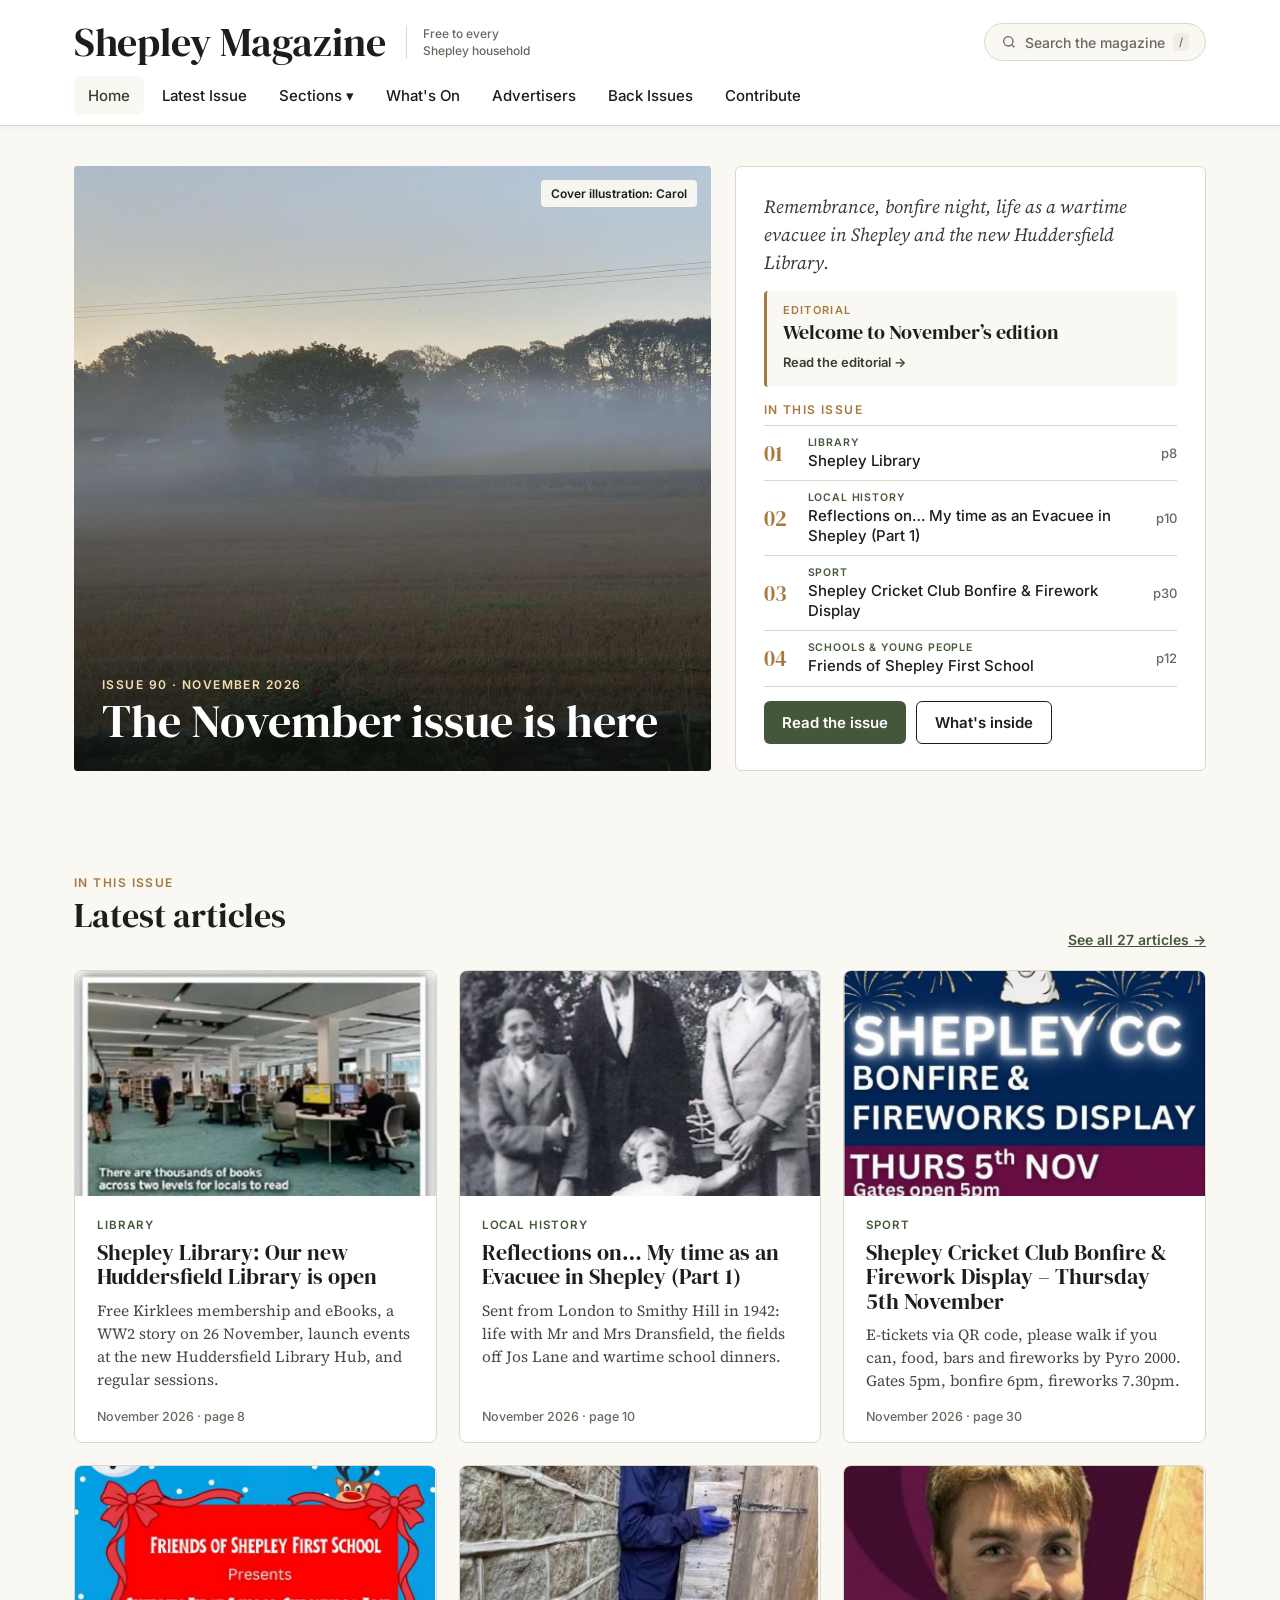
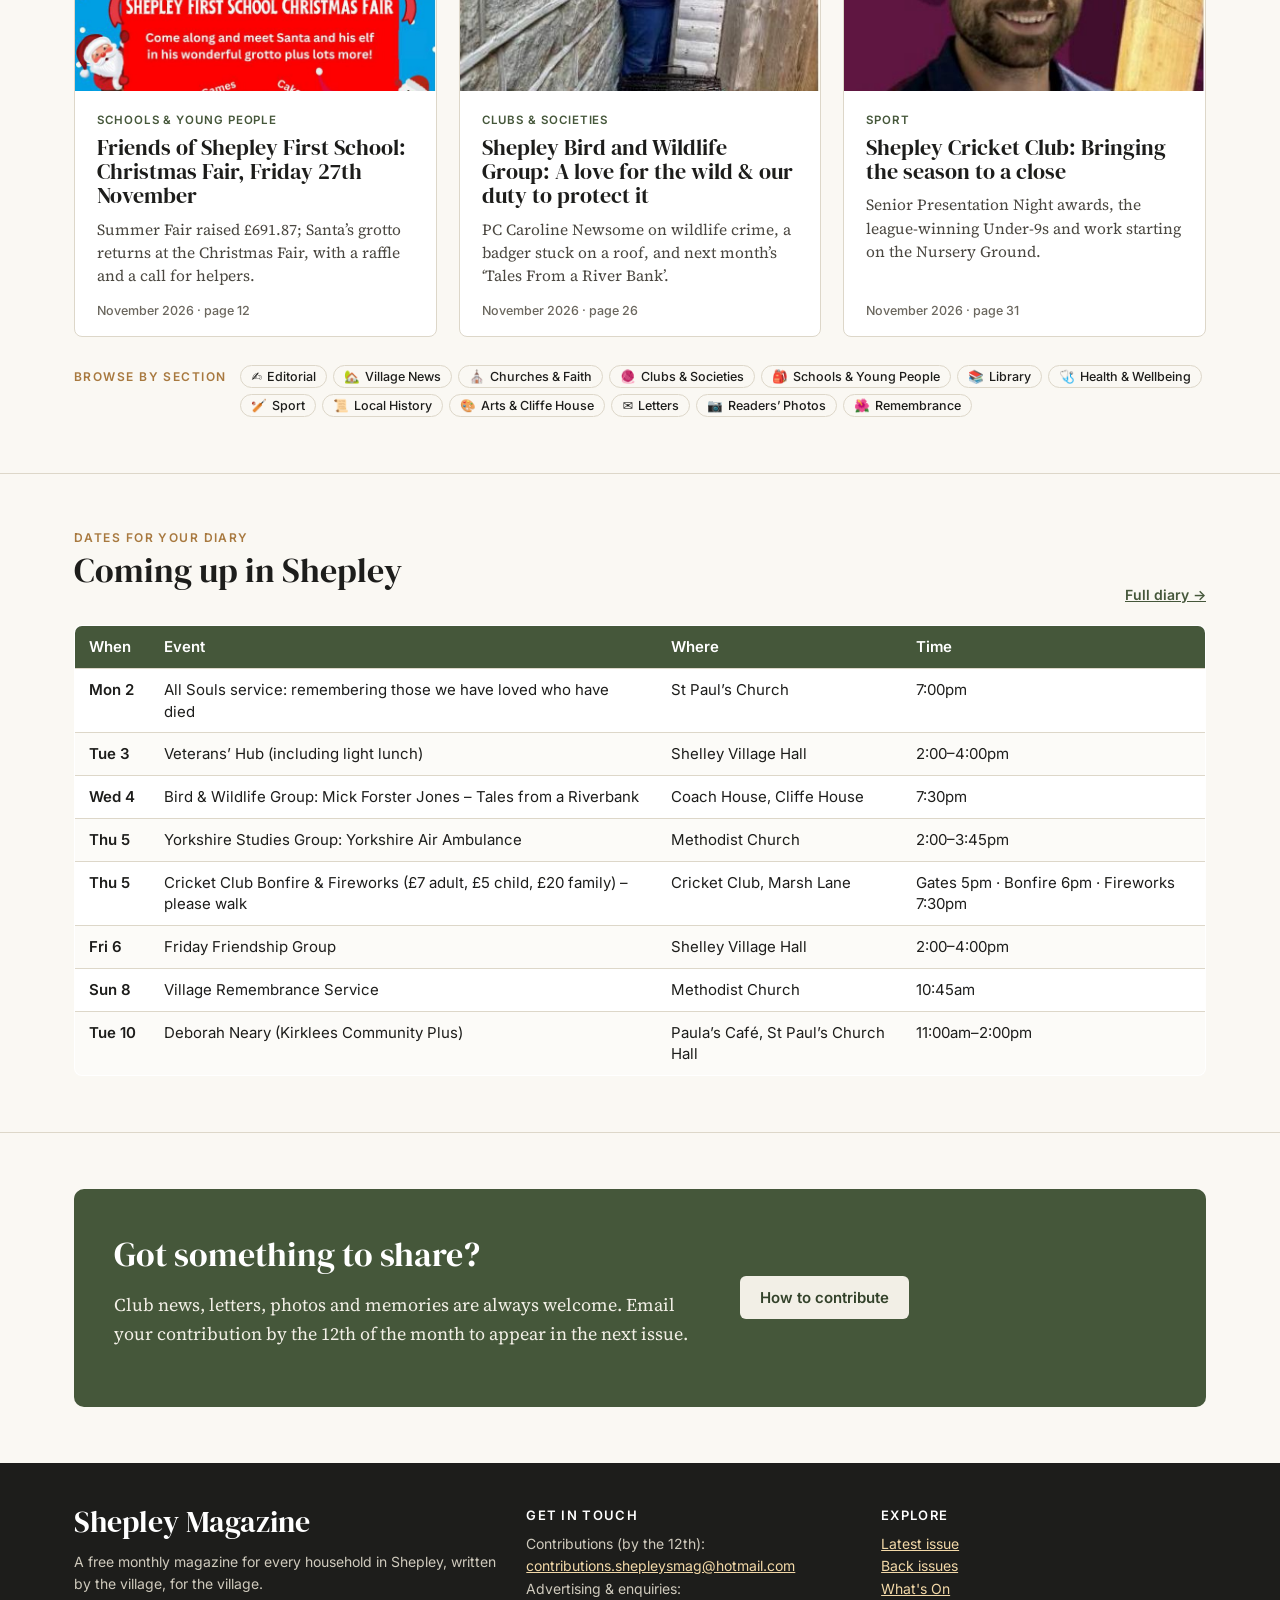
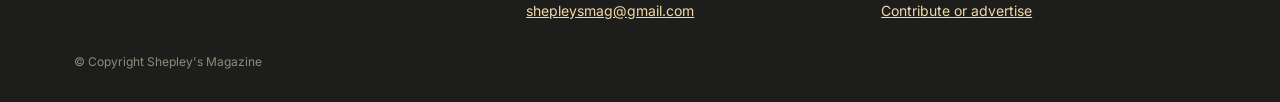
<file: index.html>
<!DOCTYPE html>
<html lang="en-GB">
<head>
<meta charset="utf-8">
<meta name="viewport" content="width=device-width, initial-scale=1">
<title>Shepley Magazine</title>
<meta name="description" content="Shepley Magazine – the free monthly magazine for every household in Shepley. Read the latest issue, browse by section, search every article and see what's on in the village.">
<link rel="preconnect" href="https://fonts.googleapis.com">
<link rel="preconnect" href="https://fonts.gstatic.com" crossorigin>
<link href="https://fonts.googleapis.com/css2?family=DM+Serif+Display&family=Source+Serif+4:opsz,wght@8..60,400;8..60,600&family=Inter:wght@400;500;600&display=swap" rel="stylesheet">
<link rel="stylesheet" href="assets/site.css">
<script>window.SITE_BASE = ''; window.SITE_PREVIEW = false;</script>
</head>
<body>
<a class="skip" href="#app">Skip to content</a>
<header class="site">
  <div class="wrap">
    <div class="head-row">
      <a class="mast" href="#home">
        <div class="name">Shepley<small>Magazine</small></div>
        <div class="meta">Free to every<br>Shepley household</div>
      </a>
      <div class="head-tools">
        <button class="search-btn" id="openSearch" aria-label="Search the magazine">
          <svg width="16" height="16" viewBox="0 0 24 24" fill="none" stroke="currentColor" stroke-width="2" aria-hidden="true"><circle cx="11" cy="11" r="7"/><path d="m20 20-3.5-3.5"/></svg>
          <span class="lbl">Search the magazine</span><kbd>/</kbd>
        </button>
        <button class="burger" id="burger" aria-label="Menu" aria-expanded="false"><span class="burger-ico" aria-hidden="true"><i></i><i></i><i></i></span><span class="burger-lbl">Menu</span></button>
      </div>
    </div>
    <nav class="main" id="nav" aria-label="Main">
      <a href="#home" data-r="home">Home</a>
      <a href="#latest-issue" data-r="latest-issue">Latest Issue</a>
      <div class="dd" id="dd">
        <button id="ddBtn" aria-expanded="false" aria-controls="ddPanel">Sections ▾</button>
        <div class="dd-panel" id="ddPanel"></div>
      </div>
      <a href="#whats-on" data-r="whats-on">What's On</a>
      <a href="#advertisers" data-r="advertisers">Advertisers</a>
      <a href="#archive" data-r="archive">Back Issues</a>
      <a href="#contribute" data-r="contribute">Contribute</a>
    </nav>
  </div>
</header>

<main id="app"><div class="wrap" style="padding:80px 24px;font-family:Inter,sans-serif;color:#6b675e">Loading…</div></main>

<footer class="site" id="footer"></footer>

<div class="overlay" id="overlay" aria-hidden="true">
  <div class="sbox" role="dialog" aria-label="Search">
    <div class="top">
      <svg width="20" height="20" viewBox="0 0 24 24" fill="none" stroke="#6b675e" stroke-width="2" aria-hidden="true"><circle cx="11" cy="11" r="7"/><path d="m20 20-3.5-3.5"/></svg>
      <input id="q" placeholder="Search articles, clubs, events… e.g. bonfire, library, cricket" autocomplete="off" aria-label="Search">
      <button class="x" id="closeSearch">Esc</button>
    </div>
    <div class="sfilters" id="sfilters"></div>
    <div class="sresults" id="sresults"></div>
    <div class="shint">↑ ↓ to move · Enter to open · Searches every article and every page of every issue</div>
  </div>
</div>

<script src="assets/site.js"></script>
</body>
</html>
</file>
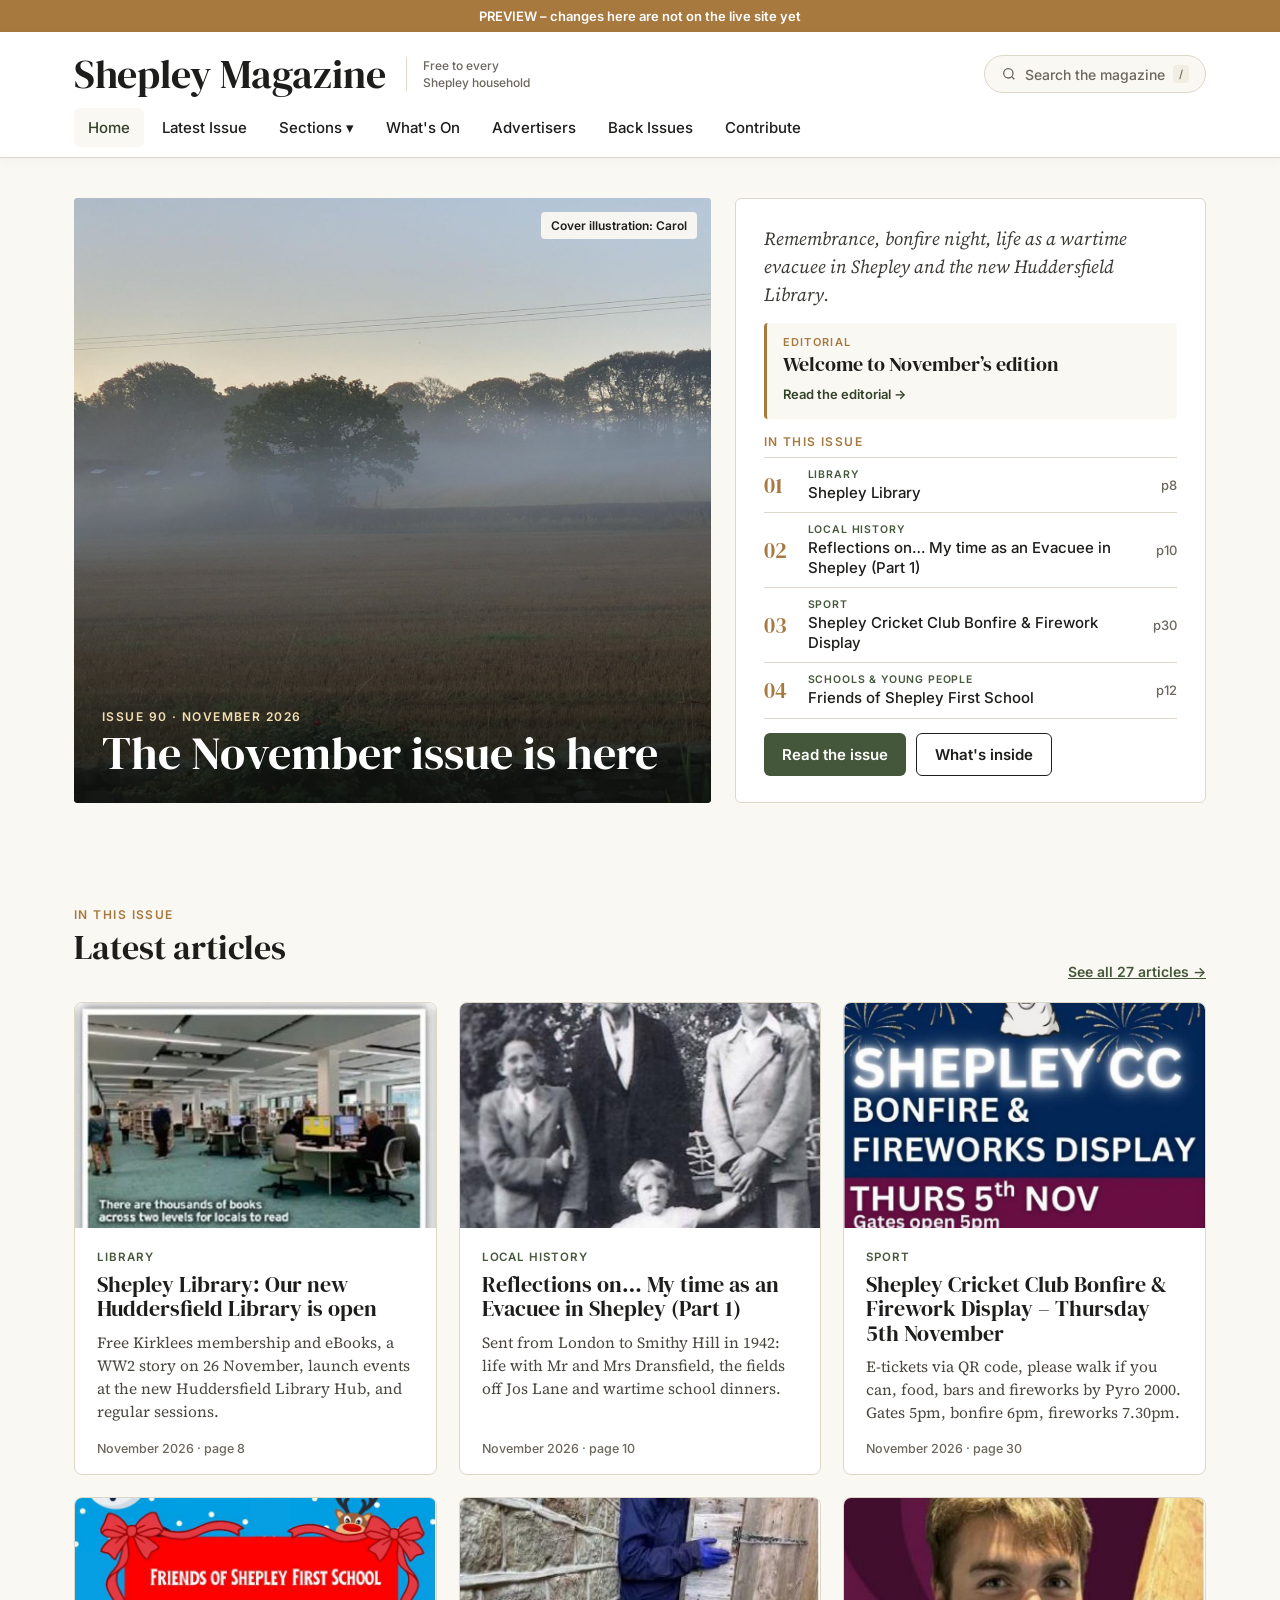
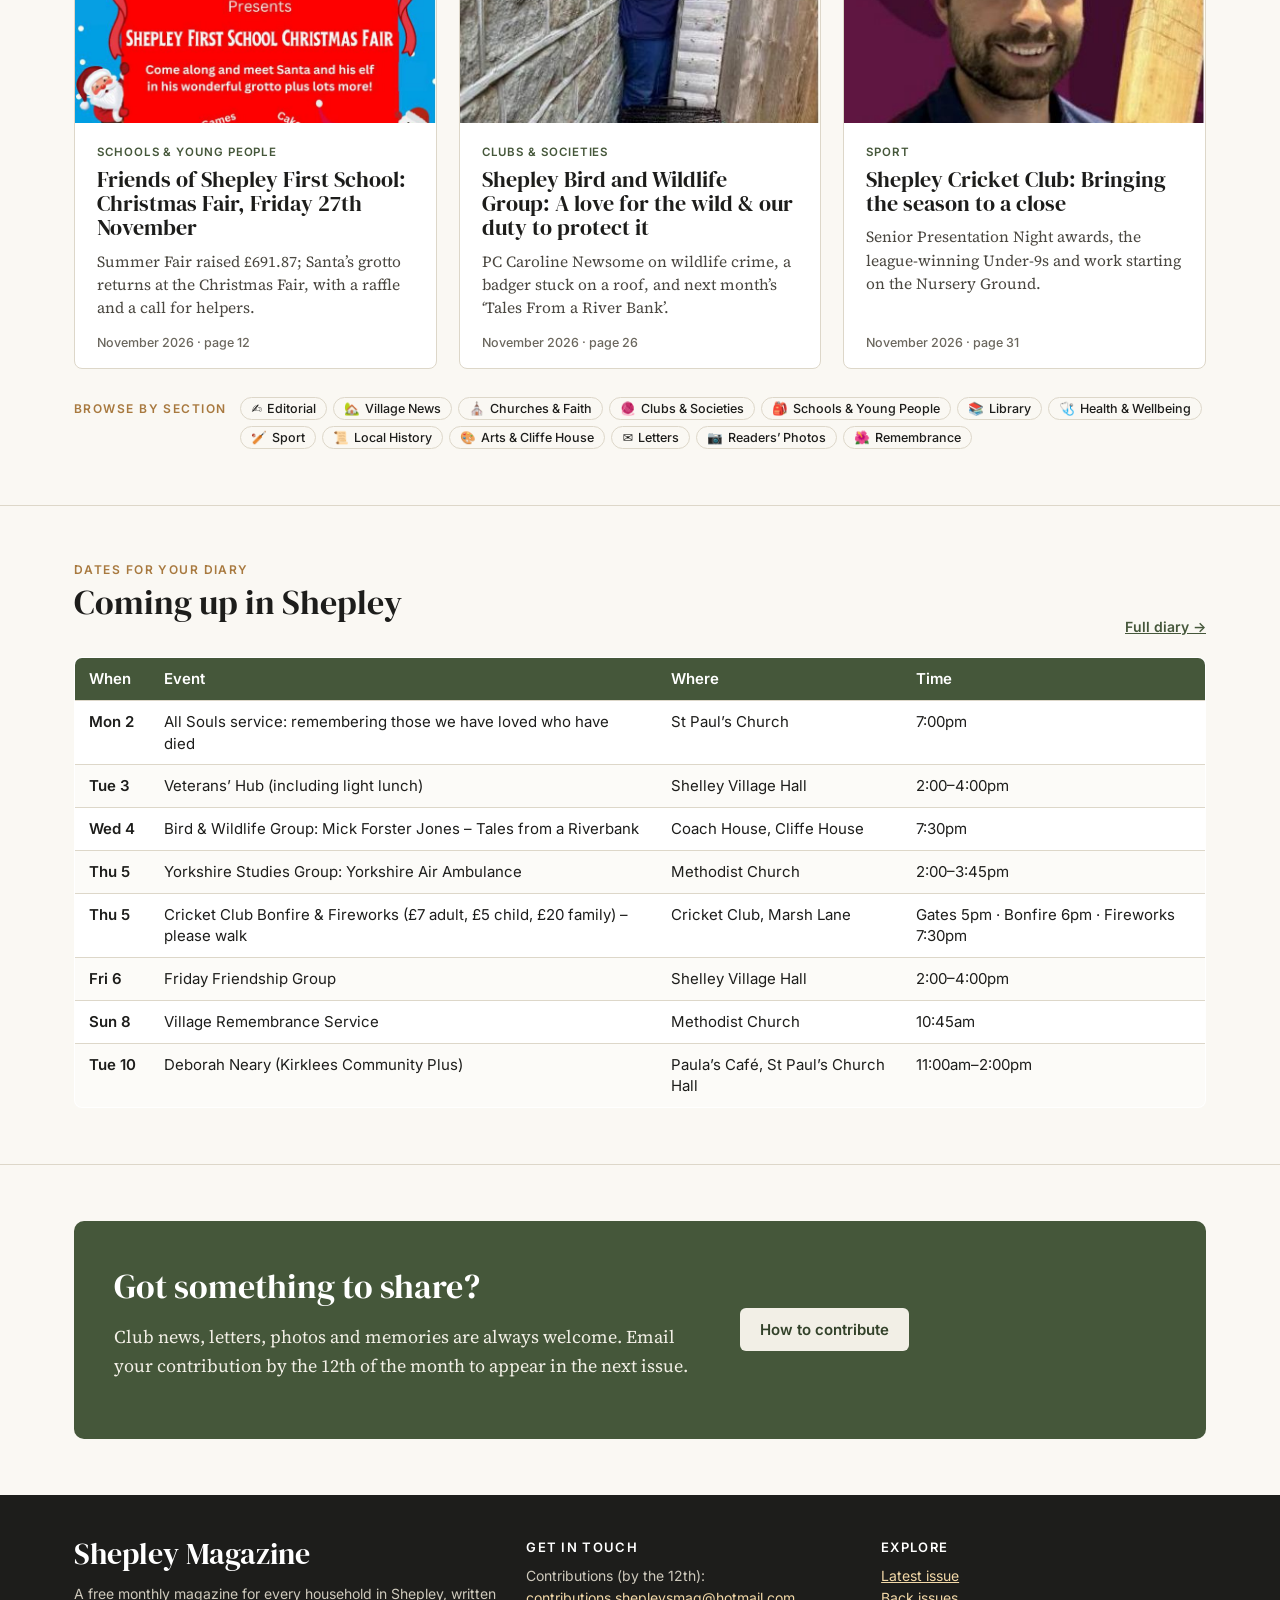
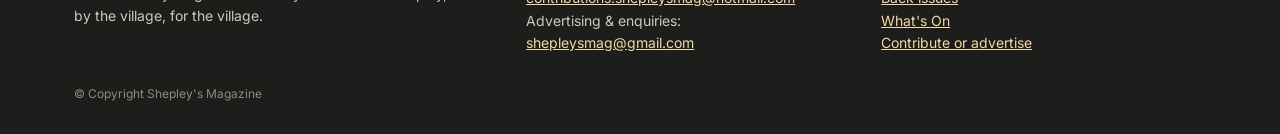
<file: preview/index.html>
<!DOCTYPE html>
<html lang="en-GB">
<head>
<meta charset="utf-8">
<meta name="viewport" content="width=device-width, initial-scale=1">
<title>PREVIEW – Shepley Magazine</title>
<meta name="robots" content="noindex">
<meta name="description" content="Shepley Magazine – the free monthly magazine for every household in Shepley. Read the latest issue, browse by section, search every article and see what's on in the village.">
<link rel="preconnect" href="https://fonts.googleapis.com">
<link rel="preconnect" href="https://fonts.gstatic.com" crossorigin>
<link href="https://fonts.googleapis.com/css2?family=DM+Serif+Display&family=Source+Serif+4:opsz,wght@8..60,400;8..60,600&family=Inter:wght@400;500;600&display=swap" rel="stylesheet">
<link rel="stylesheet" href="assets/site.css">
<script>window.SITE_BASE = '../'; window.SITE_PREVIEW = true;</script>
</head>
<body>
<a class="skip" href="#app">Skip to content</a>
<header class="site">
  <div class="wrap">
    <div class="head-row">
      <a class="mast" href="#home">
        <div class="name">Shepley<small>Magazine</small></div>
        <div class="meta">Free to every<br>Shepley household</div>
      </a>
      <div class="head-tools">
        <button class="search-btn" id="openSearch" aria-label="Search the magazine">
          <svg width="16" height="16" viewBox="0 0 24 24" fill="none" stroke="currentColor" stroke-width="2" aria-hidden="true"><circle cx="11" cy="11" r="7"/><path d="m20 20-3.5-3.5"/></svg>
          <span class="lbl">Search the magazine</span><kbd>/</kbd>
        </button>
        <button class="burger" id="burger" aria-label="Menu" aria-expanded="false"><span class="burger-ico" aria-hidden="true"><i></i><i></i><i></i></span><span class="burger-lbl">Menu</span></button>
      </div>
    </div>
    <nav class="main" id="nav" aria-label="Main">
      <a href="#home" data-r="home">Home</a>
      <a href="#latest-issue" data-r="latest-issue">Latest Issue</a>
      <div class="dd" id="dd">
        <button id="ddBtn" aria-expanded="false" aria-controls="ddPanel">Sections ▾</button>
        <div class="dd-panel" id="ddPanel"></div>
      </div>
      <a href="#whats-on" data-r="whats-on">What's On</a>
      <a href="#advertisers" data-r="advertisers">Advertisers</a>
      <a href="#archive" data-r="archive">Back Issues</a>
      <a href="#contribute" data-r="contribute">Contribute</a>
    </nav>
  </div>
</header>

<main id="app"><div class="wrap" style="padding:80px 24px;font-family:Inter,sans-serif;color:#6b675e">Loading…</div></main>

<footer class="site" id="footer"></footer>

<div class="overlay" id="overlay" aria-hidden="true">
  <div class="sbox" role="dialog" aria-label="Search">
    <div class="top">
      <svg width="20" height="20" viewBox="0 0 24 24" fill="none" stroke="#6b675e" stroke-width="2" aria-hidden="true"><circle cx="11" cy="11" r="7"/><path d="m20 20-3.5-3.5"/></svg>
      <input id="q" placeholder="Search articles, clubs, events… e.g. bonfire, library, cricket" autocomplete="off" aria-label="Search">
      <button class="x" id="closeSearch">Esc</button>
    </div>
    <div class="sfilters" id="sfilters"></div>
    <div class="sresults" id="sresults"></div>
    <div class="shint">↑ ↓ to move · Enter to open · Searches every article and every page of every issue</div>
  </div>
</div>

<script src="assets/site.js"></script>
</body>
</html>
</file>
<file: assets/site.css>
:root{
  --paper:#faf8f3; --paper2:#f1ede3; --ink:#1d1d1b; --muted:#6b675e; --line:#ddd7c9;
  --green:#45573a; --green-d:#33422a; --gold:#a8793f; --white:#fff;
  --serif:'DM Serif Display',Georgia,serif; --body:'Source Serif 4',Georgia,serif; --sans:'Inter',system-ui,sans-serif;
}
*{box-sizing:border-box}
html{scroll-behavior:smooth}
body{margin:0;background:var(--paper);color:var(--ink);font-family:var(--body);font-size:18px;line-height:1.6}
a{color:var(--green)}
img{max-width:100%;display:block}
.wrap{max-width:1180px;margin:0 auto;padding:0 24px}

/* Header */
header.site{background:var(--paper);border-bottom:1px solid var(--line);position:sticky;top:0;z-index:40}
.head-row{display:flex;align-items:center;justify-content:space-between;gap:20px;padding:16px 0 10px}
.mast{display:flex;align-items:flex-end;gap:18px;text-decoration:none;color:var(--ink)}
.mast .name{font-family:var(--serif);font-size:44px;line-height:.9;letter-spacing:-.5px}
.mast .name small{display:block;font-size:22px;letter-spacing:0}
.mast .meta{border-left:2px solid var(--ink);padding-left:12px;font:500 12px/1.35 var(--sans);color:var(--muted)}
.head-tools{display:flex;gap:10px;align-items:center}
.search-btn{display:flex;align-items:center;gap:8px;border:1px solid var(--line);background:var(--white);border-radius:999px;padding:9px 16px;font:500 14px var(--sans);color:var(--muted);cursor:pointer;min-width:220px}
.search-btn:hover{border-color:var(--green)}
.search-btn kbd{margin-left:auto;font:500 11px var(--sans);background:var(--paper2);border-radius:4px;padding:2px 6px}
.burger{display:none;border:1px solid var(--line);background:var(--white);border-radius:8px;padding:8px 10px;cursor:pointer}
nav.main{display:flex;gap:4px;padding-bottom:6px;font:500 15px var(--sans)}
nav.main > a, nav.main .dd > button{color:var(--ink);text-decoration:none;padding:10px 14px;border-radius:6px;background:none;border:0;font:inherit;cursor:pointer;display:flex;align-items:center;gap:6px}
nav.main > a:hover, nav.main .dd > button:hover, nav.main a.active{background:var(--paper2)}
nav.main a.active{color:var(--green-d)}
nav.main .dd > button.active{background:var(--paper2);color:var(--green-d)}
.dd{position:relative}
.dd-panel{display:none;position:absolute;left:0;top:100%;background:var(--white);border:1px solid var(--line);border-radius:10px;box-shadow:0 18px 40px rgba(0,0,0,.10);padding:18px;width:640px;grid-template-columns:1fr 1fr;gap:4px 18px;z-index:50}
.dd.open .dd-panel{display:grid}
.dd-panel a{display:block;text-decoration:none;color:var(--ink);padding:8px 10px;border-radius:6px}
.dd-panel a:hover{background:var(--paper2)}
.dd-panel a b{display:block;font:600 14px var(--sans)}
.dd-panel a span{display:block;font:400 12.5px/1.35 var(--sans);color:var(--muted)}

/* Generic */
main{min-height:70vh}
.eyebrow{font:600 12px var(--sans);letter-spacing:.12em;text-transform:uppercase;color:var(--gold)}
h1,h2,h3{font-family:var(--serif);font-weight:400;line-height:1.1;margin:.2em 0 .4em}
h1{font-size:52px} h2{font-size:34px} h3{font-size:23px}
.btn{display:inline-flex;align-items:center;gap:8px;background:var(--green);color:#fff;text-decoration:none;border:0;border-radius:6px;padding:12px 20px;font:600 15px var(--sans);cursor:pointer}
.btn:hover{background:var(--green-d)}
.btn.ghost{background:transparent;color:var(--ink);border:1px solid var(--ink)}
.btn.ghost:hover{background:var(--ink);color:#fff}
section.block{padding:56px 0;border-bottom:1px solid var(--line)}
.section-head{display:flex;justify-content:space-between;align-items:end;gap:20px;margin-bottom:22px}
.section-head a{font:600 14px var(--sans)}

/* Hero */
.hero{display:grid;grid-template-columns:1.25fr 1fr;gap:48px;align-items:center;padding:48px 0 56px}
.hero-img{position:relative;border-radius:4px;overflow:hidden;aspect-ratio:4/3.3;background:#ccc}
.hero-img img{width:100%;height:100%;object-fit:cover}
.hero-img .tag{position:absolute;left:16px;bottom:16px;background:rgba(250,248,243,.94);font:600 12px var(--sans);padding:6px 10px;border-radius:4px}
.hero p.lede{font-size:20px;color:#3b3934}
.featured{list-style:none;padding:0;margin:20px 0 28px;border-top:1px solid var(--line)}
.featured li{border-bottom:1px solid var(--line)}
.featured a{display:flex;justify-content:space-between;gap:12px;padding:10px 2px;text-decoration:none;color:var(--ink);font:500 15px var(--sans)}
.featured a:hover{color:var(--green)}
.featured em{font-style:normal;color:var(--muted);font-weight:400}
.hero .actions{display:flex;gap:10px;flex-wrap:wrap}

/* Cards */
.grid{display:grid;grid-template-columns:repeat(3,1fr);gap:22px}
.card{background:var(--white);border:1px solid var(--line);border-radius:8px;padding:22px;text-decoration:none;color:var(--ink);display:flex;flex-direction:column;gap:6px;transition:transform .15s, box-shadow .15s}
.card:hover{transform:translateY(-2px);box-shadow:0 10px 24px rgba(0,0,0,.07)}
.card .cat{font:600 11.5px var(--sans);letter-spacing:.08em;text-transform:uppercase;color:var(--green)}
.card h3{margin:2px 0 4px;font-size:22px}
.card p{margin:0;font-size:15.5px;color:#4a4740;line-height:1.5}
.card .foot{margin-top:auto;padding-top:10px;font:500 12.5px var(--sans);color:var(--muted)}
.sec-tiles{display:grid;grid-template-columns:repeat(4,1fr);gap:14px}
.sec-tile{background:var(--paper2);border-radius:8px;padding:18px;text-decoration:none;color:var(--ink);border:1px solid transparent}
.sec-tile:hover{border-color:var(--green);background:#ebe6d8}
.sec-tile .ico{font-size:22px}
.sec-tile b{display:block;font:600 15px var(--sans);margin-top:8px}
.sec-tile span{font:400 12.5px var(--sans);color:var(--muted)}

/* Diary */
table.diary{width:100%;border-collapse:collapse;font:400 15px/1.45 var(--sans);background:var(--white);border:1px solid var(--line);border-radius:8px;overflow:hidden}
.diary th{text-align:left;background:var(--green);color:#fff;font-weight:600;padding:10px 14px}
.diary td{padding:10px 14px;border-top:1px solid var(--line);vertical-align:top}
.diary td:first-child{white-space:nowrap;font-weight:600}
.diary tr:nth-child(even) td{background:#fcfbf8}
.tabs{display:flex;gap:6px;margin-bottom:16px}
.tabs button{font:600 14px var(--sans);border:1px solid var(--line);background:var(--white);padding:8px 14px;border-radius:999px;cursor:pointer}
.tabs button.on{background:var(--ink);color:#fff;border-color:var(--ink)}

/* Contribute band */
.band{background:var(--green);color:#f2efe6;border-radius:10px;padding:40px;display:grid;grid-template-columns:1.4fr 1fr;gap:30px;align-items:center}
.band h2{color:#fff}
.band .btn{background:#f2efe6;color:var(--green-d)}

/* Article */
.article{max-width:740px;margin:0 auto;padding:48px 0 70px}
.article .crumbs{font:500 13px var(--sans);color:var(--muted);margin-bottom:18px}
.article .crumbs a{color:var(--muted)}
.article h1{font-size:46px}
.article .byline{font:500 14px var(--sans);color:var(--muted);border-top:1px solid var(--line);border-bottom:1px solid var(--line);padding:10px 0;margin:14px 0 26px;display:flex;justify-content:space-between;gap:10px;flex-wrap:wrap}
.article .body p{margin:0 0 1.1em}
.article .pdf-note{background:var(--paper2);border-radius:8px;padding:16px 18px;font:400 14.5px/1.5 var(--sans);margin-top:30px;display:flex;justify-content:space-between;align-items:center;gap:16px;flex-wrap:wrap}
.chips{display:flex;flex-wrap:wrap;gap:6px;margin-top:20px}
.chip{font:500 12.5px var(--sans);background:var(--white);border:1px solid var(--line);padding:5px 10px;border-radius:999px;color:var(--ink);text-decoration:none;cursor:pointer}
.chip.on{background:var(--green);color:#fff;border-color:var(--green)}

/* Archive */
.issues{display:grid;grid-template-columns:repeat(4,1fr);gap:24px}
.issue{text-decoration:none;color:var(--ink)}
.issue .cov{aspect-ratio:612/859;background:var(--paper2);border:1px solid var(--line);border-radius:4px;overflow:hidden;display:flex;align-items:center;justify-content:center;font:500 13px var(--sans);color:var(--muted)}
.issue .cov img{width:100%;height:100%;object-fit:cover}
.issue b{display:block;margin-top:10px;font:600 15px var(--sans)}
.issue span{font:400 13px var(--sans);color:var(--muted)}

/* Search overlay */
.overlay{position:fixed;inset:0;background:rgba(29,29,27,.45);display:none;z-index:100;padding:6vh 16px}
.overlay.open{display:block}
.sbox{max-width:760px;margin:0 auto;background:var(--paper);border-radius:12px;box-shadow:0 30px 70px rgba(0,0,0,.3);overflow:hidden;display:flex;flex-direction:column;max-height:86vh}
.sbox .top{display:flex;align-items:center;gap:10px;padding:14px 18px;border-bottom:1px solid var(--line);background:var(--white)}
.sbox input{flex:1;border:0;outline:0;font:500 19px var(--sans);background:transparent;color:var(--ink)}
.sbox .x{border:0;background:var(--paper2);border-radius:6px;padding:6px 10px;font:600 12px var(--sans);cursor:pointer}
.sfilters{display:flex;gap:6px;flex-wrap:wrap;padding:12px 18px;border-bottom:1px solid var(--line)}
.sresults{overflow:auto;padding:8px 10px 14px}
.res{display:block;text-decoration:none;color:var(--ink);padding:12px 12px;border-radius:8px}
.res:hover,.res.sel{background:var(--paper2)}
.res .cat{font:600 11px var(--sans);letter-spacing:.08em;text-transform:uppercase;color:var(--green)}
.res b{display:block;font:600 16px var(--sans);margin:2px 0}
.res p{margin:0;font:400 14px/1.45 var(--sans);color:#555}
.res mark{background:#f3dfb4;color:inherit;padding:0 1px;border-radius:2px}
.sempty{padding:30px;text-align:center;font:400 15px var(--sans);color:var(--muted)}
.shint{padding:10px 18px;font:400 12px var(--sans);color:var(--muted);border-top:1px solid var(--line);background:var(--white)}

footer.site{background:var(--ink);color:#cfcabd;font:400 14px/1.6 var(--sans);padding:44px 0 30px;margin-top:0}
footer .cols{display:grid;grid-template-columns:1.3fr 1fr 1fr;gap:30px}
footer h4{font:600 13px var(--sans);letter-spacing:.1em;text-transform:uppercase;color:#fff;margin:0 0 10px}
footer a{color:#f3d9a8}
footer .small{margin-top:30px;font-size:12px;color:#8f8a7d}

@media (max-width:900px){
  .hero,.band{grid-template-columns:1fr}
  .grid{grid-template-columns:1fr 1fr}
  .sec-tiles,.issues{grid-template-columns:1fr 1fr}
  footer .cols{grid-template-columns:1fr}
  h1{font-size:40px}
  nav.main{display:none;flex-direction:column;padding:8px 0 14px}
  nav.main.open{display:flex}
  .dd-panel{position:static;width:auto;grid-template-columns:1fr;box-shadow:none;border:0;padding:0 0 0 10px}
  .burger{display:block}
  .search-btn{min-width:0}
  .search-btn .lbl,.search-btn kbd{display:none}
  .mast .meta{display:none}
}
@media (max-width:560px){ .grid{grid-template-columns:1fr} .mast .name{font-size:36px} .diary td:nth-child(3){display:none} }

/* Real-site additions */
.issue-layout{display:grid;grid-template-columns:280px 1fr;gap:44px}
.cov-missing{display:flex;align-items:center;justify-content:center;height:100%;font:500 13px var(--sans);color:var(--muted);text-align:center;padding:10px}
.hero-img.no-photo{background:linear-gradient(135deg,#d9d2bf,#b8ad92)}
.res .pg{font:500 11px var(--sans);color:var(--muted);margin-left:6px;text-transform:none;letter-spacing:0}
.skip{position:absolute;left:-999px}.skip:focus{left:10px;top:10px;background:#fff;padding:8px 12px;z-index:999}
@media(max-width:800px){.issue-layout{grid-template-columns:1fr}}


/* Compact section strip (home page) */
.sec-strip{display:flex;align-items:baseline;gap:14px;margin-top:28px}
.sec-strip-label{font:600 12px var(--sans);letter-spacing:.12em;text-transform:uppercase;color:var(--gold);white-space:nowrap}
.sec-chips{display:flex;flex-wrap:wrap;gap:6px}
.sec-chip{display:inline-flex;align-items:center;gap:5px;font:500 12.5px var(--sans);color:var(--ink);text-decoration:none;background:var(--paper);border:1px solid var(--line);border-radius:999px;padding:3px 10px;transition:border-color .15s,background .15s}
.sec-chip:hover{border-color:var(--green);background:var(--paper2);color:var(--green-d)}
@media(max-width:900px){.sec-strip{flex-direction:column;gap:8px}}
@media(max-width:600px){.section-head{flex-direction:column;align-items:flex-start;gap:6px}}

/* Photos */
.card.has-img{padding:0;overflow:hidden}
.card.has-img > *:not(.card-img){margin-left:22px;margin-right:22px}
.card.has-img .cat{margin-top:16px}
.card.has-img .foot{margin-bottom:18px}
.card-img{display:block;aspect-ratio:16/10;overflow:hidden;background:var(--paper2)}
.card-img img{width:100%;height:100%;object-fit:cover;transition:transform .3s}
.card:hover .card-img img{transform:scale(1.03)}
.article figure{margin:0}
.article .hero-fig{margin:0 0 28px}
.article .hero-fig img{width:100%;max-height:520px;object-fit:cover;border-radius:6px}
.article figcaption{font:400 13px/1.45 var(--sans);color:var(--muted);margin-top:6px}
.article .zoom{all:unset;cursor:zoom-in;display:block;width:100%}
.article .zoom img{display:block;width:100%}
.gallery{display:grid;grid-template-columns:repeat(auto-fill,minmax(200px,1fr));gap:14px;margin:30px 0 10px}
.gallery img{aspect-ratio:4/3;object-fit:cover;border-radius:6px}
.gallery.big{grid-template-columns:repeat(auto-fill,minmax(300px,1fr))}
.gallery.big img{aspect-ratio:auto;max-height:420px;object-fit:cover}
.article .body h3{font-size:25px;margin:1.4em 0 .4em}
.article .body ul{padding-left:22px;margin:0 0 1.1em}
.article .body li{margin:.25em 0}
.article .body .signoff{font-style:italic;color:var(--muted);text-align:right}
.article .body a{word-break:break-word}
#lightbox{position:fixed;inset:0;background:rgba(20,20,18,.92);z-index:300;display:none;align-items:center;justify-content:center;padding:30px}
#lightbox.open{display:flex}
#lightbox figure{margin:0;max-width:92vw;max-height:88vh;text-align:center}
#lightbox img{max-width:92vw;max-height:80vh;object-fit:contain;border-radius:4px}
#lightbox figcaption{color:#e9e5da;font:400 14px var(--sans);margin-top:10px}
#lightbox button{position:absolute;background:rgba(255,255,255,.12);color:#fff;border:0;border-radius:50%;width:46px;height:46px;font-size:28px;line-height:1;cursor:pointer}
#lightbox .lb-x{top:18px;right:18px}
#lightbox .lb-prev{left:18px;top:50%;transform:translateY(-50%)}
#lightbox .lb-next{right:18px;top:50%;transform:translateY(-50%)}
.card-img img{object-position:center 30%}
@media(max-width:600px){.article .hero-fig img{max-height:340px}.gallery{grid-template-columns:1fr 1fr;gap:10px}.gallery.big{grid-template-columns:1fr}}

/* Tidier header: masthead on one line */
.head-row{padding:22px 0 14px}
.mast{align-items:center;gap:20px}
.mast .name{font-size:40px;line-height:1;letter-spacing:-.3px;white-space:nowrap}
.mast .name small{display:inline;font-size:inherit;margin-left:.22em}
.mast .meta{border-left:1px solid var(--line);padding-left:16px;line-height:1.45}
nav.main{padding-bottom:10px}
@media(max-width:900px){.mast .name{font-size:30px}.head-row{padding:16px 0 12px}}
@media(max-width:420px){.mast .name{font-size:26px}}

/* Hero: heading over the photo, side column matches photo height */
.hero2{align-items:stretch}
.hero2 .hero-img{aspect-ratio:auto;height:100%;min-height:440px}
.hero2 .hero-img::after{content:"";position:absolute;inset:0;background:linear-gradient(0deg,rgba(15,18,12,.78) 0%,rgba(15,18,12,.35) 38%,rgba(15,18,12,0) 62%);pointer-events:none}
.hero2 .hero-over{position:absolute;left:28px;right:28px;bottom:26px;z-index:2;color:#fff}
.hero2 .hero-over h1{color:#fff;font-size:50px;line-height:1.02;margin:6px 0 0}
.eyebrow-light{font:600 12px var(--sans);letter-spacing:.12em;text-transform:uppercase;color:#f3dfb4}
.hero2 .hero-img .tag{left:auto;right:14px;bottom:auto;top:14px;z-index:2}
.hero2 .hero-side{display:flex;flex-direction:column;justify-content:space-between;gap:16px}
.hero2 .hero-side .lede{margin:0;font-size:20px;line-height:1.5}
.hero2 .featured{margin:0}
.hero2 .actions{margin:0}
@media(max-width:900px){.hero2 .hero-img{min-height:380px}.hero2 .hero-over h1{font-size:38px}}
.hero2 .hero-img{min-height:420px;height:auto;position:relative}
.hero2 .hero-img > img{position:absolute;inset:0;width:100%;height:100%;object-fit:cover}
.hero2 .hero-side{justify-content:flex-start;gap:22px}
.hero2 .hero-side .actions{margin-top:auto}
.hero2{padding:40px 0 48px}
.hero2 .hero-img{min-height:360px}
.hero2 .hero-over h1{font-size:46px;text-wrap:balance}

/* Advertisers */
.ad-pages{display:grid;grid-template-columns:repeat(auto-fill,minmax(280px,1fr));gap:22px;margin-top:26px}
.ad-pages figure{margin:0}
.ad-pages .zoom{all:unset;cursor:zoom-in;display:block;width:100%;border:1px solid var(--line);border-radius:6px;overflow:hidden;background:#fff;transition:box-shadow .15s,transform .15s}
.ad-pages .zoom:hover{box-shadow:0 12px 28px rgba(0,0,0,.12);transform:translateY(-2px)}
.ad-pages img{display:block;width:100%;height:auto}
.ad-pages figcaption{font:500 13px var(--sans);color:var(--muted);margin-top:8px}
.band a{color:#fff}
#lightbox img{cursor:zoom-in}
#lightbox.zoomed{align-items:flex-start;overflow:auto}
#lightbox.zoomed figure{max-width:none;max-height:none}
#lightbox.zoomed img{max-width:none;max-height:none;width:min(1500px,200vw);cursor:zoom-out}

/* A–Z advertisers */
.adv-tools{position:sticky;top:0;z-index:5;background:var(--paper);padding:14px 0 12px;margin:18px 0 6px;border-bottom:1px solid var(--line)}
#advQ{width:100%;max-width:560px;font:500 16px var(--sans);padding:11px 16px;border:1px solid var(--line);border-radius:999px;background:var(--white);outline:none}
#advQ:focus{border-color:var(--green)}
.adv-cats{display:flex;flex-wrap:wrap;gap:6px;margin:12px 0}
.az{display:flex;flex-wrap:wrap;gap:2px;font:600 14px var(--sans)}
.az a,.az span{display:inline-flex;align-items:center;justify-content:center;width:28px;height:28px;border-radius:5px}
.az a{color:var(--green-d);text-decoration:none;background:var(--white);border:1px solid var(--line)}
.az a:hover{background:var(--green);color:#fff;border-color:var(--green)}
.az span{color:#c9c3b4}
.adv-letter{font-size:40px;margin:34px 0 14px;color:var(--gold);border-bottom:1px solid var(--line);padding-bottom:6px}
.adv-grid{display:grid;grid-template-columns:repeat(auto-fill,minmax(320px,1fr));gap:18px}
.adv{display:flex;flex-direction:column;background:var(--white);border:1px solid var(--line);border-radius:8px;overflow:hidden}
.adv-img{all:unset;cursor:zoom-in;display:flex;align-items:center;justify-content:center;background:#f4f1ea;height:210px;border-bottom:1px solid var(--line)}
.adv-img img{max-width:100%;max-height:210px;object-fit:contain;display:block}
.adv-body{padding:16px 18px 18px;display:flex;flex-direction:column;gap:4px;flex:1}
.adv-cat{font:600 11px var(--sans);letter-spacing:.08em;text-transform:uppercase;color:var(--green)}
.adv h3{font-size:21px;margin:2px 0 2px}
.adv p{margin:0;font-size:15.5px;line-height:1.45;color:#4a4740}
.adv-links{display:flex;flex-wrap:wrap;gap:8px;margin-top:auto;padding-top:12px}
.adv-links a{font:600 13px var(--sans);text-decoration:none;color:var(--green-d);border:1px solid var(--line);border-radius:999px;padding:5px 12px}
.adv-links a:hover{border-color:var(--green);background:var(--paper)}
.adv-links .adv-tel{background:var(--green);color:#fff;border-color:var(--green)}
.adv-links .adv-tel:hover{background:var(--green-d)}
.adv-pages-wrap{margin-top:44px;font:500 15px var(--sans)}
.adv-pages-wrap summary{cursor:pointer;color:var(--green-d)}
@media(max-width:600px){.adv-grid{grid-template-columns:1fr}.az a,.az span{width:24px;height:24px;font-size:12px}}

.adv.flash{animation:advflash 2.4s ease}
@keyframes advflash{0%,40%{box-shadow:0 0 0 4px var(--gold)}100%{box-shadow:0 0 0 0 transparent}}
@media(max-width:700px){.adv-tools{position:static}}
.adv-tools{position:static}

/* Show the whole cover photo, uncropped and larger */
.hero2{grid-template-columns:1.45fr 1fr;gap:44px;align-items:stretch}
.hero2 .hero-img{aspect-ratio:1600/1521;min-height:0;height:auto}
.hero2 .hero-img > img{object-fit:contain;background:#d8d4c8}
.hero2 .hero-side{justify-content:space-between;gap:20px}
.hero2 .hero-side .lede{font-size:21px}
.hero2 .featured a{padding:12px 2px}
@media(max-width:900px){.hero2{grid-template-columns:1fr}}

.hero2 .hero-side .actions{margin-top:0}
.hero-list-label{font:600 12px var(--sans);letter-spacing:.12em;text-transform:uppercase;color:var(--gold);margin-bottom:8px}
.hero2 .featured a{padding:13px 2px;font-size:15.5px}

/* Hero v3: photo defines the height; text in a neat panel beside it */
.hero2{grid-template-columns:minmax(0,1.35fr) minmax(0,1fr);gap:24px;align-items:start}
.hero2 .hero-img{width:100%;aspect-ratio:1600/1521;height:auto}
.hero2 .hero-side{height:0;min-height:100%;background:var(--white);border:1px solid var(--line);border-radius:6px;padding:26px 28px;justify-content:space-between;gap:14px;overflow:hidden}
.hero2 .hero-side .lede{font-size:18.5px;line-height:1.5;font-style:italic;color:#3b3934}
.hl-list{list-style:none;margin:0;padding:0;border-top:1px solid var(--line)}
.hl-list li{border-bottom:1px solid var(--line)}
.hl-list a{display:grid;grid-template-columns:34px 1fr auto;align-items:center;gap:10px;padding:10px 0;text-decoration:none;color:var(--ink)}
.hl-list a:hover .hl-t{color:var(--green)}
.hl-n{font-family:var(--serif);font-size:22px;color:var(--gold);line-height:1}
.hl-t{font:500 15px/1.3 var(--sans)}
.hl-t small{display:block;font:600 10.5px var(--sans);letter-spacing:.08em;text-transform:uppercase;color:var(--green);margin-bottom:2px}
.hl-p{font:500 13px var(--sans);color:var(--muted)}
.hero2 .actions .btn{padding:11px 18px}
@media(max-width:900px){.hero2{grid-template-columns:1fr}.hero2 .hero-side{height:auto;min-height:0}}

/* Phone: hero photo at its natural size (no gap) */
@media(max-width:900px){
  .hero2{gap:16px;padding:20px 0 36px}
  .hero2 .hero-img{aspect-ratio:auto;min-height:0;height:auto}
  .hero2 .hero-img > img{position:static;display:block;width:100%;height:auto}
  .hero2 .hero-over{left:20px;right:20px;bottom:18px}
  .hero2 .hero-over h1{font-size:34px}
  .hero2 .hero-side{padding:20px 20px}
}
/* Phone: a menu button that stands out, and a clearer menu */
.burger{align-items:center;gap:8px;background:var(--green);color:#fff;border:0;border-radius:999px;padding:10px 16px 10px 14px;font:600 15px var(--sans);cursor:pointer}
.burger:hover{background:var(--green-d)}
.burger-ico{display:inline-flex;flex-direction:column;gap:3px;width:16px}
.burger-ico i{display:block;height:2px;background:#fff;border-radius:2px;transition:transform .2s,opacity .2s}
.burger.open .burger-ico i:nth-child(1){transform:translateY(5px) rotate(45deg)}
.burger.open .burger-ico i:nth-child(2){opacity:0}
.burger.open .burger-ico i:nth-child(3){transform:translateY(-5px) rotate(-45deg)}
@media(max-width:900px){
  .burger{display:inline-flex}
  .search-btn{padding:10px 12px}
  nav.main{margin:0 -24px;padding:6px 0 10px;background:var(--white);border-top:1px solid var(--line);box-shadow:0 14px 24px rgba(0,0,0,.08)}
  nav.main > a, nav.main .dd > button{font-size:17px;padding:14px 24px;border-radius:0;border-bottom:1px solid var(--paper2);width:100%;justify-content:space-between}
  nav.main a.active, nav.main .dd > button.active{background:var(--paper2);box-shadow:inset 4px 0 0 var(--green)}
  .dd-panel{padding:4px 0 8px 24px;background:var(--paper)}
  .dd-panel a{padding:10px 14px}
  .dd-panel a span{display:none}
}
@media(max-width:420px){.mast .name{font-size:24px}.head-tools{gap:8px}}
/* Tighter spacing between home sections */
.hero2 + * , .hero + *{margin-top:0}
@media(max-width:900px){
  .hero2{padding-bottom:8px}
  section.block{padding:32px 0}
  .section-head{margin-bottom:16px}
  .section-head h2{margin-bottom:0}
}
/* White header bar */
header.site{background:#fff;border-bottom:1px solid var(--line);box-shadow:0 2px 10px rgba(0,0,0,.04)}
nav.main > a:hover, nav.main .dd > button:hover, nav.main a.active, nav.main .dd > button.active{background:var(--paper)}
.search-btn{background:var(--paper)}
.adv-last{font:500 12px var(--sans);color:var(--muted);margin-top:4px}

.hero-ed{display:block;text-decoration:none;color:var(--ink);background:var(--paper);border-left:3px solid var(--gold);border-radius:4px;padding:12px 16px}
.hero-ed:hover{background:var(--paper2)}
.hero-ed-label{display:block;font:600 11px var(--sans);letter-spacing:.12em;text-transform:uppercase;color:var(--gold)}
.hero-ed-title{display:block;font-family:var(--serif);font-size:20px;line-height:1.25;margin:3px 0 2px}
.hero-ed-more{font:600 13px var(--sans);color:var(--green-d)}
@media(min-width:901px) and (max-width:1240px){.hl-list li:nth-child(4){display:none}.hero2 .hero-side .lede{font-size:17px}.hero2 .hero-side{padding:22px 24px}}
@media(min-width:901px) and (max-width:1020px){.hl-list li:nth-child(3){display:none}}
</file>
<file: preview/assets/site.css>
:root{
  --paper:#faf8f3; --paper2:#f1ede3; --ink:#1d1d1b; --muted:#6b675e; --line:#ddd7c9;
  --green:#45573a; --green-d:#33422a; --gold:#a8793f; --white:#fff;
  --serif:'DM Serif Display',Georgia,serif; --body:'Source Serif 4',Georgia,serif; --sans:'Inter',system-ui,sans-serif;
}
*{box-sizing:border-box}
html{scroll-behavior:smooth}
body{margin:0;background:var(--paper);color:var(--ink);font-family:var(--body);font-size:18px;line-height:1.6}
a{color:var(--green)}
img{max-width:100%;display:block}
.wrap{max-width:1180px;margin:0 auto;padding:0 24px}

/* Header */
header.site{background:var(--paper);border-bottom:1px solid var(--line);position:sticky;top:0;z-index:40}
.head-row{display:flex;align-items:center;justify-content:space-between;gap:20px;padding:16px 0 10px}
.mast{display:flex;align-items:flex-end;gap:18px;text-decoration:none;color:var(--ink)}
.mast .name{font-family:var(--serif);font-size:44px;line-height:.9;letter-spacing:-.5px}
.mast .name small{display:block;font-size:22px;letter-spacing:0}
.mast .meta{border-left:2px solid var(--ink);padding-left:12px;font:500 12px/1.35 var(--sans);color:var(--muted)}
.head-tools{display:flex;gap:10px;align-items:center}
.search-btn{display:flex;align-items:center;gap:8px;border:1px solid var(--line);background:var(--white);border-radius:999px;padding:9px 16px;font:500 14px var(--sans);color:var(--muted);cursor:pointer;min-width:220px}
.search-btn:hover{border-color:var(--green)}
.search-btn kbd{margin-left:auto;font:500 11px var(--sans);background:var(--paper2);border-radius:4px;padding:2px 6px}
.burger{display:none;border:1px solid var(--line);background:var(--white);border-radius:8px;padding:8px 10px;cursor:pointer}
nav.main{display:flex;gap:4px;padding-bottom:6px;font:500 15px var(--sans)}
nav.main > a, nav.main .dd > button{color:var(--ink);text-decoration:none;padding:10px 14px;border-radius:6px;background:none;border:0;font:inherit;cursor:pointer;display:flex;align-items:center;gap:6px}
nav.main > a:hover, nav.main .dd > button:hover, nav.main a.active{background:var(--paper2)}
nav.main a.active{color:var(--green-d)}
nav.main .dd > button.active{background:var(--paper2);color:var(--green-d)}
.dd{position:relative}
.dd-panel{display:none;position:absolute;left:0;top:100%;background:var(--white);border:1px solid var(--line);border-radius:10px;box-shadow:0 18px 40px rgba(0,0,0,.10);padding:18px;width:640px;grid-template-columns:1fr 1fr;gap:4px 18px;z-index:50}
.dd.open .dd-panel{display:grid}
.dd-panel a{display:block;text-decoration:none;color:var(--ink);padding:8px 10px;border-radius:6px}
.dd-panel a:hover{background:var(--paper2)}
.dd-panel a b{display:block;font:600 14px var(--sans)}
.dd-panel a span{display:block;font:400 12.5px/1.35 var(--sans);color:var(--muted)}

/* Generic */
main{min-height:70vh}
.eyebrow{font:600 12px var(--sans);letter-spacing:.12em;text-transform:uppercase;color:var(--gold)}
h1,h2,h3{font-family:var(--serif);font-weight:400;line-height:1.1;margin:.2em 0 .4em}
h1{font-size:52px} h2{font-size:34px} h3{font-size:23px}
.btn{display:inline-flex;align-items:center;gap:8px;background:var(--green);color:#fff;text-decoration:none;border:0;border-radius:6px;padding:12px 20px;font:600 15px var(--sans);cursor:pointer}
.btn:hover{background:var(--green-d)}
.btn.ghost{background:transparent;color:var(--ink);border:1px solid var(--ink)}
.btn.ghost:hover{background:var(--ink);color:#fff}
section.block{padding:56px 0;border-bottom:1px solid var(--line)}
.section-head{display:flex;justify-content:space-between;align-items:end;gap:20px;margin-bottom:22px}
.section-head a{font:600 14px var(--sans)}

/* Hero */
.hero{display:grid;grid-template-columns:1.25fr 1fr;gap:48px;align-items:center;padding:48px 0 56px}
.hero-img{position:relative;border-radius:4px;overflow:hidden;aspect-ratio:4/3.3;background:#ccc}
.hero-img img{width:100%;height:100%;object-fit:cover}
.hero-img .tag{position:absolute;left:16px;bottom:16px;background:rgba(250,248,243,.94);font:600 12px var(--sans);padding:6px 10px;border-radius:4px}
.hero p.lede{font-size:20px;color:#3b3934}
.featured{list-style:none;padding:0;margin:20px 0 28px;border-top:1px solid var(--line)}
.featured li{border-bottom:1px solid var(--line)}
.featured a{display:flex;justify-content:space-between;gap:12px;padding:10px 2px;text-decoration:none;color:var(--ink);font:500 15px var(--sans)}
.featured a:hover{color:var(--green)}
.featured em{font-style:normal;color:var(--muted);font-weight:400}
.hero .actions{display:flex;gap:10px;flex-wrap:wrap}

/* Cards */
.grid{display:grid;grid-template-columns:repeat(3,1fr);gap:22px}
.card{background:var(--white);border:1px solid var(--line);border-radius:8px;padding:22px;text-decoration:none;color:var(--ink);display:flex;flex-direction:column;gap:6px;transition:transform .15s, box-shadow .15s}
.card:hover{transform:translateY(-2px);box-shadow:0 10px 24px rgba(0,0,0,.07)}
.card .cat{font:600 11.5px var(--sans);letter-spacing:.08em;text-transform:uppercase;color:var(--green)}
.card h3{margin:2px 0 4px;font-size:22px}
.card p{margin:0;font-size:15.5px;color:#4a4740;line-height:1.5}
.card .foot{margin-top:auto;padding-top:10px;font:500 12.5px var(--sans);color:var(--muted)}
.sec-tiles{display:grid;grid-template-columns:repeat(4,1fr);gap:14px}
.sec-tile{background:var(--paper2);border-radius:8px;padding:18px;text-decoration:none;color:var(--ink);border:1px solid transparent}
.sec-tile:hover{border-color:var(--green);background:#ebe6d8}
.sec-tile .ico{font-size:22px}
.sec-tile b{display:block;font:600 15px var(--sans);margin-top:8px}
.sec-tile span{font:400 12.5px var(--sans);color:var(--muted)}

/* Diary */
table.diary{width:100%;border-collapse:collapse;font:400 15px/1.45 var(--sans);background:var(--white);border:1px solid var(--line);border-radius:8px;overflow:hidden}
.diary th{text-align:left;background:var(--green);color:#fff;font-weight:600;padding:10px 14px}
.diary td{padding:10px 14px;border-top:1px solid var(--line);vertical-align:top}
.diary td:first-child{white-space:nowrap;font-weight:600}
.diary tr:nth-child(even) td{background:#fcfbf8}
.tabs{display:flex;gap:6px;margin-bottom:16px}
.tabs button{font:600 14px var(--sans);border:1px solid var(--line);background:var(--white);padding:8px 14px;border-radius:999px;cursor:pointer}
.tabs button.on{background:var(--ink);color:#fff;border-color:var(--ink)}

/* Contribute band */
.band{background:var(--green);color:#f2efe6;border-radius:10px;padding:40px;display:grid;grid-template-columns:1.4fr 1fr;gap:30px;align-items:center}
.band h2{color:#fff}
.band .btn{background:#f2efe6;color:var(--green-d)}

/* Article */
.article{max-width:740px;margin:0 auto;padding:48px 0 70px}
.article .crumbs{font:500 13px var(--sans);color:var(--muted);margin-bottom:18px}
.article .crumbs a{color:var(--muted)}
.article h1{font-size:46px}
.article .byline{font:500 14px var(--sans);color:var(--muted);border-top:1px solid var(--line);border-bottom:1px solid var(--line);padding:10px 0;margin:14px 0 26px;display:flex;justify-content:space-between;gap:10px;flex-wrap:wrap}
.article .body p{margin:0 0 1.1em}
.article .pdf-note{background:var(--paper2);border-radius:8px;padding:16px 18px;font:400 14.5px/1.5 var(--sans);margin-top:30px;display:flex;justify-content:space-between;align-items:center;gap:16px;flex-wrap:wrap}
.chips{display:flex;flex-wrap:wrap;gap:6px;margin-top:20px}
.chip{font:500 12.5px var(--sans);background:var(--white);border:1px solid var(--line);padding:5px 10px;border-radius:999px;color:var(--ink);text-decoration:none;cursor:pointer}
.chip.on{background:var(--green);color:#fff;border-color:var(--green)}

/* Archive */
.issues{display:grid;grid-template-columns:repeat(4,1fr);gap:24px}
.issue{text-decoration:none;color:var(--ink)}
.issue .cov{aspect-ratio:612/859;background:var(--paper2);border:1px solid var(--line);border-radius:4px;overflow:hidden;display:flex;align-items:center;justify-content:center;font:500 13px var(--sans);color:var(--muted)}
.issue .cov img{width:100%;height:100%;object-fit:cover}
.issue b{display:block;margin-top:10px;font:600 15px var(--sans)}
.issue span{font:400 13px var(--sans);color:var(--muted)}

/* Search overlay */
.overlay{position:fixed;inset:0;background:rgba(29,29,27,.45);display:none;z-index:100;padding:6vh 16px}
.overlay.open{display:block}
.sbox{max-width:760px;margin:0 auto;background:var(--paper);border-radius:12px;box-shadow:0 30px 70px rgba(0,0,0,.3);overflow:hidden;display:flex;flex-direction:column;max-height:86vh}
.sbox .top{display:flex;align-items:center;gap:10px;padding:14px 18px;border-bottom:1px solid var(--line);background:var(--white)}
.sbox input{flex:1;border:0;outline:0;font:500 19px var(--sans);background:transparent;color:var(--ink)}
.sbox .x{border:0;background:var(--paper2);border-radius:6px;padding:6px 10px;font:600 12px var(--sans);cursor:pointer}
.sfilters{display:flex;gap:6px;flex-wrap:wrap;padding:12px 18px;border-bottom:1px solid var(--line)}
.sresults{overflow:auto;padding:8px 10px 14px}
.res{display:block;text-decoration:none;color:var(--ink);padding:12px 12px;border-radius:8px}
.res:hover,.res.sel{background:var(--paper2)}
.res .cat{font:600 11px var(--sans);letter-spacing:.08em;text-transform:uppercase;color:var(--green)}
.res b{display:block;font:600 16px var(--sans);margin:2px 0}
.res p{margin:0;font:400 14px/1.45 var(--sans);color:#555}
.res mark{background:#f3dfb4;color:inherit;padding:0 1px;border-radius:2px}
.sempty{padding:30px;text-align:center;font:400 15px var(--sans);color:var(--muted)}
.shint{padding:10px 18px;font:400 12px var(--sans);color:var(--muted);border-top:1px solid var(--line);background:var(--white)}

footer.site{background:var(--ink);color:#cfcabd;font:400 14px/1.6 var(--sans);padding:44px 0 30px;margin-top:0}
footer .cols{display:grid;grid-template-columns:1.3fr 1fr 1fr;gap:30px}
footer h4{font:600 13px var(--sans);letter-spacing:.1em;text-transform:uppercase;color:#fff;margin:0 0 10px}
footer a{color:#f3d9a8}
footer .small{margin-top:30px;font-size:12px;color:#8f8a7d}

@media (max-width:900px){
  .hero,.band{grid-template-columns:1fr}
  .grid{grid-template-columns:1fr 1fr}
  .sec-tiles,.issues{grid-template-columns:1fr 1fr}
  footer .cols{grid-template-columns:1fr}
  h1{font-size:40px}
  nav.main{display:none;flex-direction:column;padding:8px 0 14px}
  nav.main.open{display:flex}
  .dd-panel{position:static;width:auto;grid-template-columns:1fr;box-shadow:none;border:0;padding:0 0 0 10px}
  .burger{display:block}
  .search-btn{min-width:0}
  .search-btn .lbl,.search-btn kbd{display:none}
  .mast .meta{display:none}
}
@media (max-width:560px){ .grid{grid-template-columns:1fr} .mast .name{font-size:36px} .diary td:nth-child(3){display:none} }

/* Real-site additions */
.issue-layout{display:grid;grid-template-columns:280px 1fr;gap:44px}
.cov-missing{display:flex;align-items:center;justify-content:center;height:100%;font:500 13px var(--sans);color:var(--muted);text-align:center;padding:10px}
.hero-img.no-photo{background:linear-gradient(135deg,#d9d2bf,#b8ad92)}
.res .pg{font:500 11px var(--sans);color:var(--muted);margin-left:6px;text-transform:none;letter-spacing:0}
.skip{position:absolute;left:-999px}.skip:focus{left:10px;top:10px;background:#fff;padding:8px 12px;z-index:999}
@media(max-width:800px){.issue-layout{grid-template-columns:1fr}}


/* Compact section strip (home page) */
.sec-strip{display:flex;align-items:baseline;gap:14px;margin-top:28px}
.sec-strip-label{font:600 12px var(--sans);letter-spacing:.12em;text-transform:uppercase;color:var(--gold);white-space:nowrap}
.sec-chips{display:flex;flex-wrap:wrap;gap:6px}
.sec-chip{display:inline-flex;align-items:center;gap:5px;font:500 12.5px var(--sans);color:var(--ink);text-decoration:none;background:var(--paper);border:1px solid var(--line);border-radius:999px;padding:3px 10px;transition:border-color .15s,background .15s}
.sec-chip:hover{border-color:var(--green);background:var(--paper2);color:var(--green-d)}
@media(max-width:900px){.sec-strip{flex-direction:column;gap:8px}}
@media(max-width:600px){.section-head{flex-direction:column;align-items:flex-start;gap:6px}}

/* Photos */
.card.has-img{padding:0;overflow:hidden}
.card.has-img > *:not(.card-img){margin-left:22px;margin-right:22px}
.card.has-img .cat{margin-top:16px}
.card.has-img .foot{margin-bottom:18px}
.card-img{display:block;aspect-ratio:16/10;overflow:hidden;background:var(--paper2)}
.card-img img{width:100%;height:100%;object-fit:cover;transition:transform .3s}
.card:hover .card-img img{transform:scale(1.03)}
.article figure{margin:0}
.article .hero-fig{margin:0 0 28px}
.article .hero-fig img{width:100%;max-height:520px;object-fit:cover;border-radius:6px}
.article figcaption{font:400 13px/1.45 var(--sans);color:var(--muted);margin-top:6px}
.article .zoom{all:unset;cursor:zoom-in;display:block;width:100%}
.article .zoom img{display:block;width:100%}
.gallery{display:grid;grid-template-columns:repeat(auto-fill,minmax(200px,1fr));gap:14px;margin:30px 0 10px}
.gallery img{aspect-ratio:4/3;object-fit:cover;border-radius:6px}
.gallery.big{grid-template-columns:repeat(auto-fill,minmax(300px,1fr))}
.gallery.big img{aspect-ratio:auto;max-height:420px;object-fit:cover}
.article .body h3{font-size:25px;margin:1.4em 0 .4em}
.article .body ul{padding-left:22px;margin:0 0 1.1em}
.article .body li{margin:.25em 0}
.article .body .signoff{font-style:italic;color:var(--muted);text-align:right}
.article .body a{word-break:break-word}
#lightbox{position:fixed;inset:0;background:rgba(20,20,18,.92);z-index:300;display:none;align-items:center;justify-content:center;padding:30px}
#lightbox.open{display:flex}
#lightbox figure{margin:0;max-width:92vw;max-height:88vh;text-align:center}
#lightbox img{max-width:92vw;max-height:80vh;object-fit:contain;border-radius:4px}
#lightbox figcaption{color:#e9e5da;font:400 14px var(--sans);margin-top:10px}
#lightbox button{position:absolute;background:rgba(255,255,255,.12);color:#fff;border:0;border-radius:50%;width:46px;height:46px;font-size:28px;line-height:1;cursor:pointer}
#lightbox .lb-x{top:18px;right:18px}
#lightbox .lb-prev{left:18px;top:50%;transform:translateY(-50%)}
#lightbox .lb-next{right:18px;top:50%;transform:translateY(-50%)}
.card-img img{object-position:center 30%}
@media(max-width:600px){.article .hero-fig img{max-height:340px}.gallery{grid-template-columns:1fr 1fr;gap:10px}.gallery.big{grid-template-columns:1fr}}

/* Tidier header: masthead on one line */
.head-row{padding:22px 0 14px}
.mast{align-items:center;gap:20px}
.mast .name{font-size:40px;line-height:1;letter-spacing:-.3px;white-space:nowrap}
.mast .name small{display:inline;font-size:inherit;margin-left:.22em}
.mast .meta{border-left:1px solid var(--line);padding-left:16px;line-height:1.45}
nav.main{padding-bottom:10px}
@media(max-width:900px){.mast .name{font-size:30px}.head-row{padding:16px 0 12px}}
@media(max-width:420px){.mast .name{font-size:26px}}

/* Hero: heading over the photo, side column matches photo height */
.hero2{align-items:stretch}
.hero2 .hero-img{aspect-ratio:auto;height:100%;min-height:440px}
.hero2 .hero-img::after{content:"";position:absolute;inset:0;background:linear-gradient(0deg,rgba(15,18,12,.78) 0%,rgba(15,18,12,.35) 38%,rgba(15,18,12,0) 62%);pointer-events:none}
.hero2 .hero-over{position:absolute;left:28px;right:28px;bottom:26px;z-index:2;color:#fff}
.hero2 .hero-over h1{color:#fff;font-size:50px;line-height:1.02;margin:6px 0 0}
.eyebrow-light{font:600 12px var(--sans);letter-spacing:.12em;text-transform:uppercase;color:#f3dfb4}
.hero2 .hero-img .tag{left:auto;right:14px;bottom:auto;top:14px;z-index:2}
.hero2 .hero-side{display:flex;flex-direction:column;justify-content:space-between;gap:16px}
.hero2 .hero-side .lede{margin:0;font-size:20px;line-height:1.5}
.hero2 .featured{margin:0}
.hero2 .actions{margin:0}
@media(max-width:900px){.hero2 .hero-img{min-height:380px}.hero2 .hero-over h1{font-size:38px}}
.hero2 .hero-img{min-height:420px;height:auto;position:relative}
.hero2 .hero-img > img{position:absolute;inset:0;width:100%;height:100%;object-fit:cover}
.hero2 .hero-side{justify-content:flex-start;gap:22px}
.hero2 .hero-side .actions{margin-top:auto}
.hero2{padding:40px 0 48px}
.hero2 .hero-img{min-height:360px}
.hero2 .hero-over h1{font-size:46px;text-wrap:balance}

/* Advertisers */
.ad-pages{display:grid;grid-template-columns:repeat(auto-fill,minmax(280px,1fr));gap:22px;margin-top:26px}
.ad-pages figure{margin:0}
.ad-pages .zoom{all:unset;cursor:zoom-in;display:block;width:100%;border:1px solid var(--line);border-radius:6px;overflow:hidden;background:#fff;transition:box-shadow .15s,transform .15s}
.ad-pages .zoom:hover{box-shadow:0 12px 28px rgba(0,0,0,.12);transform:translateY(-2px)}
.ad-pages img{display:block;width:100%;height:auto}
.ad-pages figcaption{font:500 13px var(--sans);color:var(--muted);margin-top:8px}
.band a{color:#fff}
#lightbox img{cursor:zoom-in}
#lightbox.zoomed{align-items:flex-start;overflow:auto}
#lightbox.zoomed figure{max-width:none;max-height:none}
#lightbox.zoomed img{max-width:none;max-height:none;width:min(1500px,200vw);cursor:zoom-out}

/* A–Z advertisers */
.adv-tools{position:sticky;top:0;z-index:5;background:var(--paper);padding:14px 0 12px;margin:18px 0 6px;border-bottom:1px solid var(--line)}
#advQ{width:100%;max-width:560px;font:500 16px var(--sans);padding:11px 16px;border:1px solid var(--line);border-radius:999px;background:var(--white);outline:none}
#advQ:focus{border-color:var(--green)}
.adv-cats{display:flex;flex-wrap:wrap;gap:6px;margin:12px 0}
.az{display:flex;flex-wrap:wrap;gap:2px;font:600 14px var(--sans)}
.az a,.az span{display:inline-flex;align-items:center;justify-content:center;width:28px;height:28px;border-radius:5px}
.az a{color:var(--green-d);text-decoration:none;background:var(--white);border:1px solid var(--line)}
.az a:hover{background:var(--green);color:#fff;border-color:var(--green)}
.az span{color:#c9c3b4}
.adv-letter{font-size:40px;margin:34px 0 14px;color:var(--gold);border-bottom:1px solid var(--line);padding-bottom:6px}
.adv-grid{display:grid;grid-template-columns:repeat(auto-fill,minmax(320px,1fr));gap:18px}
.adv{display:flex;flex-direction:column;background:var(--white);border:1px solid var(--line);border-radius:8px;overflow:hidden}
.adv-img{all:unset;cursor:zoom-in;display:flex;align-items:center;justify-content:center;background:#f4f1ea;height:210px;border-bottom:1px solid var(--line)}
.adv-img img{max-width:100%;max-height:210px;object-fit:contain;display:block}
.adv-body{padding:16px 18px 18px;display:flex;flex-direction:column;gap:4px;flex:1}
.adv-cat{font:600 11px var(--sans);letter-spacing:.08em;text-transform:uppercase;color:var(--green)}
.adv h3{font-size:21px;margin:2px 0 2px}
.adv p{margin:0;font-size:15.5px;line-height:1.45;color:#4a4740}
.adv-links{display:flex;flex-wrap:wrap;gap:8px;margin-top:auto;padding-top:12px}
.adv-links a{font:600 13px var(--sans);text-decoration:none;color:var(--green-d);border:1px solid var(--line);border-radius:999px;padding:5px 12px}
.adv-links a:hover{border-color:var(--green);background:var(--paper)}
.adv-links .adv-tel{background:var(--green);color:#fff;border-color:var(--green)}
.adv-links .adv-tel:hover{background:var(--green-d)}
.adv-pages-wrap{margin-top:44px;font:500 15px var(--sans)}
.adv-pages-wrap summary{cursor:pointer;color:var(--green-d)}
@media(max-width:600px){.adv-grid{grid-template-columns:1fr}.az a,.az span{width:24px;height:24px;font-size:12px}}

.adv.flash{animation:advflash 2.4s ease}
@keyframes advflash{0%,40%{box-shadow:0 0 0 4px var(--gold)}100%{box-shadow:0 0 0 0 transparent}}
@media(max-width:700px){.adv-tools{position:static}}
.adv-tools{position:static}

/* Show the whole cover photo, uncropped and larger */
.hero2{grid-template-columns:1.45fr 1fr;gap:44px;align-items:stretch}
.hero2 .hero-img{aspect-ratio:1600/1521;min-height:0;height:auto}
.hero2 .hero-img > img{object-fit:contain;background:#d8d4c8}
.hero2 .hero-side{justify-content:space-between;gap:20px}
.hero2 .hero-side .lede{font-size:21px}
.hero2 .featured a{padding:12px 2px}
@media(max-width:900px){.hero2{grid-template-columns:1fr}}

.hero2 .hero-side .actions{margin-top:0}
.hero-list-label{font:600 12px var(--sans);letter-spacing:.12em;text-transform:uppercase;color:var(--gold);margin-bottom:8px}
.hero2 .featured a{padding:13px 2px;font-size:15.5px}

/* Hero v3: photo defines the height; text in a neat panel beside it */
.hero2{grid-template-columns:minmax(0,1.35fr) minmax(0,1fr);gap:24px;align-items:start}
.hero2 .hero-img{width:100%;aspect-ratio:1600/1521;height:auto}
.hero2 .hero-side{height:0;min-height:100%;background:var(--white);border:1px solid var(--line);border-radius:6px;padding:26px 28px;justify-content:space-between;gap:14px;overflow:hidden}
.hero2 .hero-side .lede{font-size:18.5px;line-height:1.5;font-style:italic;color:#3b3934}
.hl-list{list-style:none;margin:0;padding:0;border-top:1px solid var(--line)}
.hl-list li{border-bottom:1px solid var(--line)}
.hl-list a{display:grid;grid-template-columns:34px 1fr auto;align-items:center;gap:10px;padding:10px 0;text-decoration:none;color:var(--ink)}
.hl-list a:hover .hl-t{color:var(--green)}
.hl-n{font-family:var(--serif);font-size:22px;color:var(--gold);line-height:1}
.hl-t{font:500 15px/1.3 var(--sans)}
.hl-t small{display:block;font:600 10.5px var(--sans);letter-spacing:.08em;text-transform:uppercase;color:var(--green);margin-bottom:2px}
.hl-p{font:500 13px var(--sans);color:var(--muted)}
.hero2 .actions .btn{padding:11px 18px}
@media(max-width:900px){.hero2{grid-template-columns:1fr}.hero2 .hero-side{height:auto;min-height:0}}

/* Phone: hero photo at its natural size (no gap) */
@media(max-width:900px){
  .hero2{gap:16px;padding:20px 0 36px}
  .hero2 .hero-img{aspect-ratio:auto;min-height:0;height:auto}
  .hero2 .hero-img > img{position:static;display:block;width:100%;height:auto}
  .hero2 .hero-over{left:20px;right:20px;bottom:18px}
  .hero2 .hero-over h1{font-size:34px}
  .hero2 .hero-side{padding:20px 20px}
}
/* Phone: a menu button that stands out, and a clearer menu */
.burger{align-items:center;gap:8px;background:var(--green);color:#fff;border:0;border-radius:999px;padding:10px 16px 10px 14px;font:600 15px var(--sans);cursor:pointer}
.burger:hover{background:var(--green-d)}
.burger-ico{display:inline-flex;flex-direction:column;gap:3px;width:16px}
.burger-ico i{display:block;height:2px;background:#fff;border-radius:2px;transition:transform .2s,opacity .2s}
.burger.open .burger-ico i:nth-child(1){transform:translateY(5px) rotate(45deg)}
.burger.open .burger-ico i:nth-child(2){opacity:0}
.burger.open .burger-ico i:nth-child(3){transform:translateY(-5px) rotate(-45deg)}
@media(max-width:900px){
  .burger{display:inline-flex}
  .search-btn{padding:10px 12px}
  nav.main{margin:0 -24px;padding:6px 0 10px;background:var(--white);border-top:1px solid var(--line);box-shadow:0 14px 24px rgba(0,0,0,.08)}
  nav.main > a, nav.main .dd > button{font-size:17px;padding:14px 24px;border-radius:0;border-bottom:1px solid var(--paper2);width:100%;justify-content:space-between}
  nav.main a.active, nav.main .dd > button.active{background:var(--paper2);box-shadow:inset 4px 0 0 var(--green)}
  .dd-panel{padding:4px 0 8px 24px;background:var(--paper)}
  .dd-panel a{padding:10px 14px}
  .dd-panel a span{display:none}
}
@media(max-width:420px){.mast .name{font-size:24px}.head-tools{gap:8px}}
/* Tighter spacing between home sections */
.hero2 + * , .hero + *{margin-top:0}
@media(max-width:900px){
  .hero2{padding-bottom:8px}
  section.block{padding:32px 0}
  .section-head{margin-bottom:16px}
  .section-head h2{margin-bottom:0}
}
/* White header bar */
header.site{background:#fff;border-bottom:1px solid var(--line);box-shadow:0 2px 10px rgba(0,0,0,.04)}
nav.main > a:hover, nav.main .dd > button:hover, nav.main a.active, nav.main .dd > button.active{background:var(--paper)}
.search-btn{background:var(--paper)}
.adv-last{font:500 12px var(--sans);color:var(--muted);margin-top:4px}

.hero-ed{display:block;text-decoration:none;color:var(--ink);background:var(--paper);border-left:3px solid var(--gold);border-radius:4px;padding:12px 16px}
.hero-ed:hover{background:var(--paper2)}
.hero-ed-label{display:block;font:600 11px var(--sans);letter-spacing:.12em;text-transform:uppercase;color:var(--gold)}
.hero-ed-title{display:block;font-family:var(--serif);font-size:20px;line-height:1.25;margin:3px 0 2px}
.hero-ed-more{font:600 13px var(--sans);color:var(--green-d)}
@media(min-width:901px) and (max-width:1240px){.hl-list li:nth-child(4){display:none}.hero2 .hero-side .lede{font-size:17px}.hero2 .hero-side{padding:22px 24px}}
@media(min-width:901px) and (max-width:1020px){.hl-list li:nth-child(3){display:none}}
</file>
